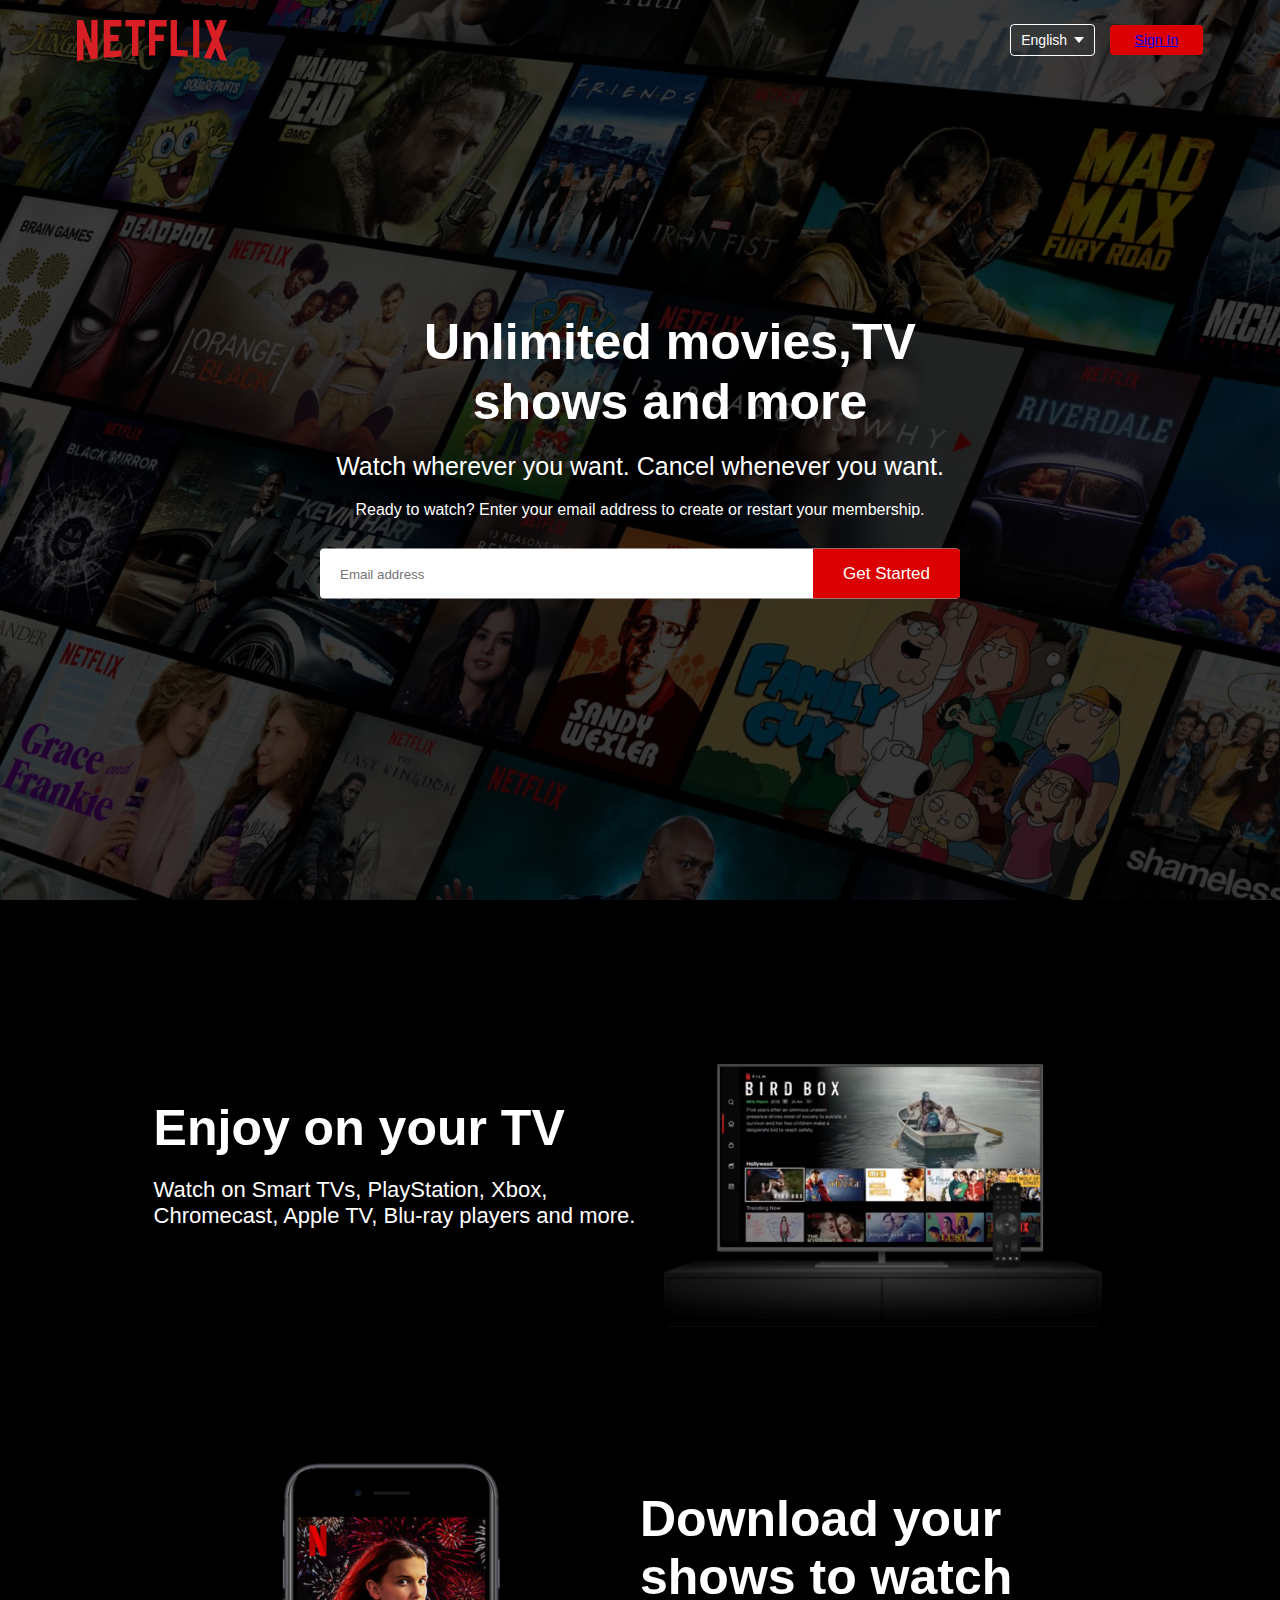
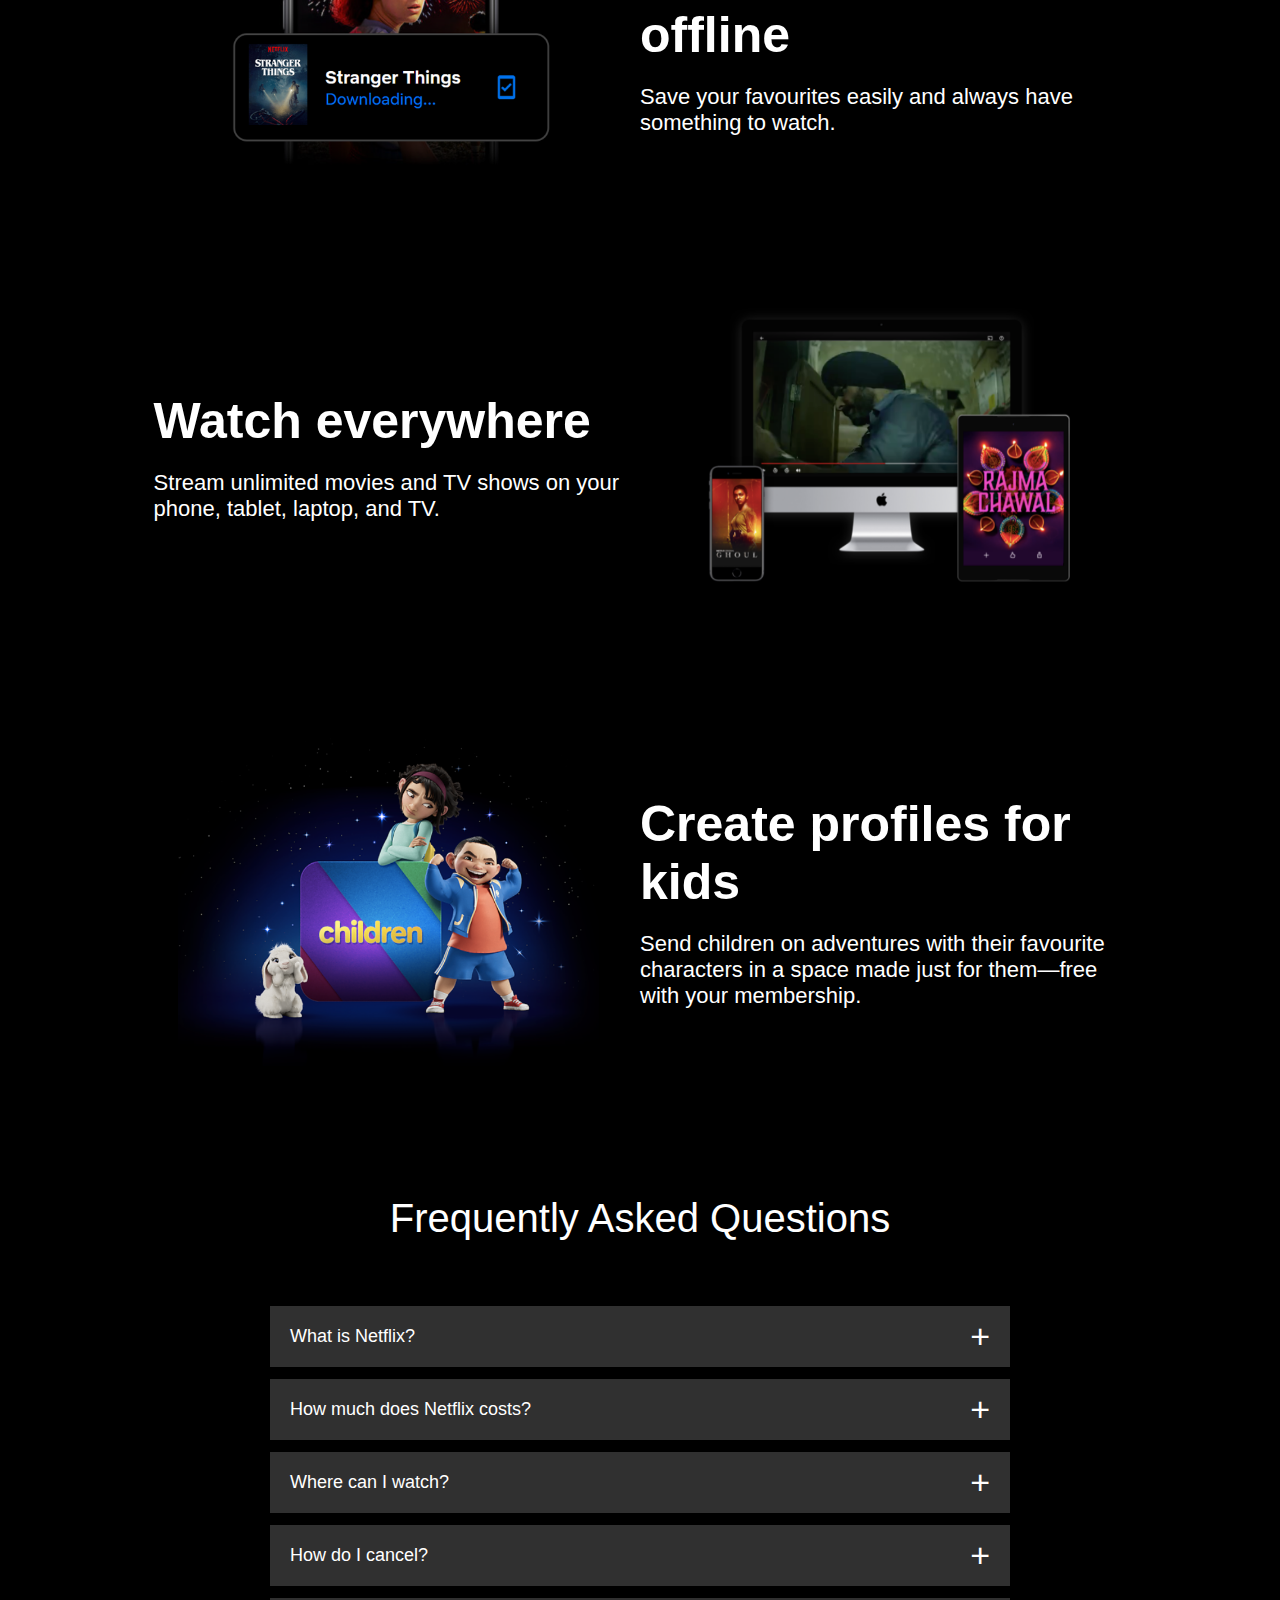
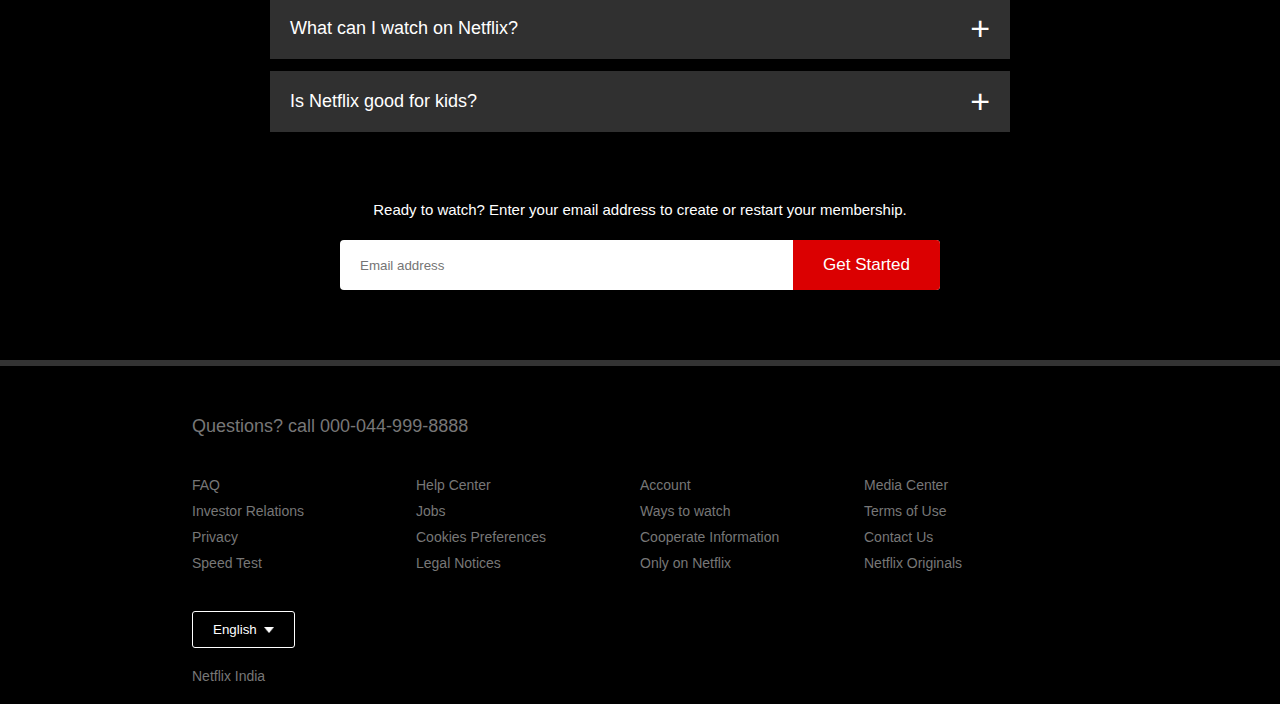
<file: index.html>
<!DOCTYPE html>
<html lang="en">

<head>
    <meta charset="UTF-8">
    <meta name="viewport" content="width=device-width, initial-scale=1.0">
    <title>Netflix Clone Website</title>
    <link rel="stylesheet" href="style.css">
</head>

<body>
    <div class="header">
        <nav>
            <img src="images/logo.png" class="logo">
            <div>
                <button class="lang-btn">English <img src="images/down-icon.png"></button>
                <button> <a href="Sign-in 1.html"style>Sign In </a></button>

            </div>
        </nav>

        <div class="header-content">
            <h1>Unlimited movies,TV shows and more</h1>
            <h3> Watch wherever you want. Cancel whenever  you  want. </h3>
            <p>Ready to watch? Enter your email address to create or restart your membership.</p>
            <form class="email-signup">
                <input type="email" placeholder="Email address" required>
                <button type="submit">Get Started </button>
            </form>
        </div>
    </div>

    <div class="elements">
        <div class="row">
            <div class="text-col">
                <h2>Enjoy on your TV</h2>
                <p>Watch on Smart TVs, PlayStation, Xbox, Chromecast, Apple TV, Blu-ray players and more.</p>
            </div>

            <div class="img-col">
                <img src="images/element-1.png" >
            </div>
        </div>

        <div class="row">
            <div class="img-col">
                <img src="images/element-2.png" >
            </div>

            <div class="text-col">
                <h2>Download your shows to watch offline</h2>
                <p>Save your favourites easily and always have something to watch.</p>
            </div>
        </div>

        <div class="row">
            <div class="text-col">
                <h2>Watch everywhere</h2>
                <p>Stream unlimited movies and TV shows on your phone, tablet, laptop, and TV.</p>
            </div>

            <div class="img-col">
                <img src="images/element-3.png" >
            </div>
        </div>

        <div class="row">
            <div class="img-col">
                <img src="images/element-4.png" >
            </div>
            
            <div class="text-col">
                <h2>Create profiles for kids</h2>
                <p>Send children on adventures with their favourite characters in a space made just for them—free with your membership.</p>
            </div>
        </div>
    </div>


    <div class="faq">
        <h2>Frequently Asked Questions</h2>
        <ul class="accordion">
            <li>
                <input type="radio" name="accordion" id="first">
                <label for="first">What is Netflix?</label>
                <div class="content">
                    <p>Netflix is a streaming service that offers a wide variety of award-winning TV shows, movies, 
                        anime, documentaries and more on thousands of internet-connected devices. You can watch as much as you want, 
                        whenever you want, without a single ad all for one low monthly price. There's always something new to discover, 
                        and new TV shows and movies are added every week!</p>
                </div>
            </li>

            <li>
                <input type="radio" name="accordion" id="second">
                <label for="second">How much does Netflix costs?</label>
                <div class="content">
                    <p>Watch Netflix on your smartphone, tablet, Smart TV, laptop, or streaming device, all for one fixed monthly fee. 
                        Plans range from ₹149 to ₹649 a month. No extra costs, no contracts.</p>
                </div>
            </li>

            <li>
                <input type="radio" name="accordion" id="third">
                <label for="third">Where can I watch?</label>
                <div class="content">
                    <p>Watch anywhere, anytime. Sign in with your Netflix account to watch instantly on the web at netflix.com from your
                        personal computer or on any internet-connected device that offers the Netflix app, including smart TVs, smartphones,
                        tablets, streaming media players and game consoles.
                        You can also download your favourite shows with the iOS, Android, or Windows 10 app. Use downloads to watch while
                        you're on the go and without an internet connection. Take Netflix with you anywhere.</p>
                </div>
            </li>

            <li>
                <input type="radio" name="accordion" id="fourth">
                <label for="fourth">How do I cancel?</label>
                <div class="content">
                    <p>Netflix is flexible. There are no annoying contracts and no commitments.You can easily cancel your account online in two clicks. 
                        There are no cancellation fees start or stop your account anytime.</p>
                </div>
            </li>

            <li>
                <input type="radio" name="accordion" id="fifth">
                <label for="fifth">What can I watch on Netflix?</label>
                <div class="content">
                    <p>Netflix has an extensive library of feature films, documentaries, TV shows, anime, award-winning Netflix originals, 
                        and more. Watch as much as you want, anytime you want.</p>
                </div>
            </li>

            <li>
                <input type="radio" name="accordion" id="sixth">
                <label for="sixth">Is Netflix good for kids?</label>
                <div class="content">
                    <p>The Netflix Kids experience is included in your membership to give parents control while kids enjoy family-friendly TV shows
                        and films in their own space.
                        Kids profiles come with PIN-protected parental controls that let you restrict the maturity rating of content kids can watch 
                        and block specific titles you don't want kids to see.</p>
                </div>
            </li>
        </ul>

        <small>Ready to watch? Enter your email address to create or restart your membership.</small>
        <form class="email-signup">
            <input type="email" placeholder="Email address" required>
            <button type="submit">Get Started </button>
        </form>
    </div>


    <div class="footer">
        <h2>Questions? call  000-044-999-8888</h2>

        <div class="row">
            <div class="col">
                <a href="#">FAQ</a>
                <a href="#">Investor Relations</a>
                <a href="#">Privacy</a>
                <a href="#">Speed Test</a>
            </div>

            <div class="col">
                <a href="#">Help Center</a>
                <a href="#">Jobs</a>
                <a href="#">Cookies Preferences</a>
                <a href="#">Legal Notices</a>
            </div>

            <div class="col">
                <a href="#">Account</a>
                <a href="#">Ways to watch</a>
                <a href="#">Cooperate Information</a>
                <a href="#">Only on Netflix</a>
            </div>

            <div class="col">
                <a href="#">Media Center</a>
                <a href="#">Terms of Use</a>
                <a href="#">Contact Us</a>
                <a href="#">Netflix Originals</a>
            </div>
        </div>

        <button class="lang-btn">English <img src="images/down-icon.png"></button>

        <p class="copyright-text">Netflix India</p>

    </div>
    
</body>
</html>
</file>
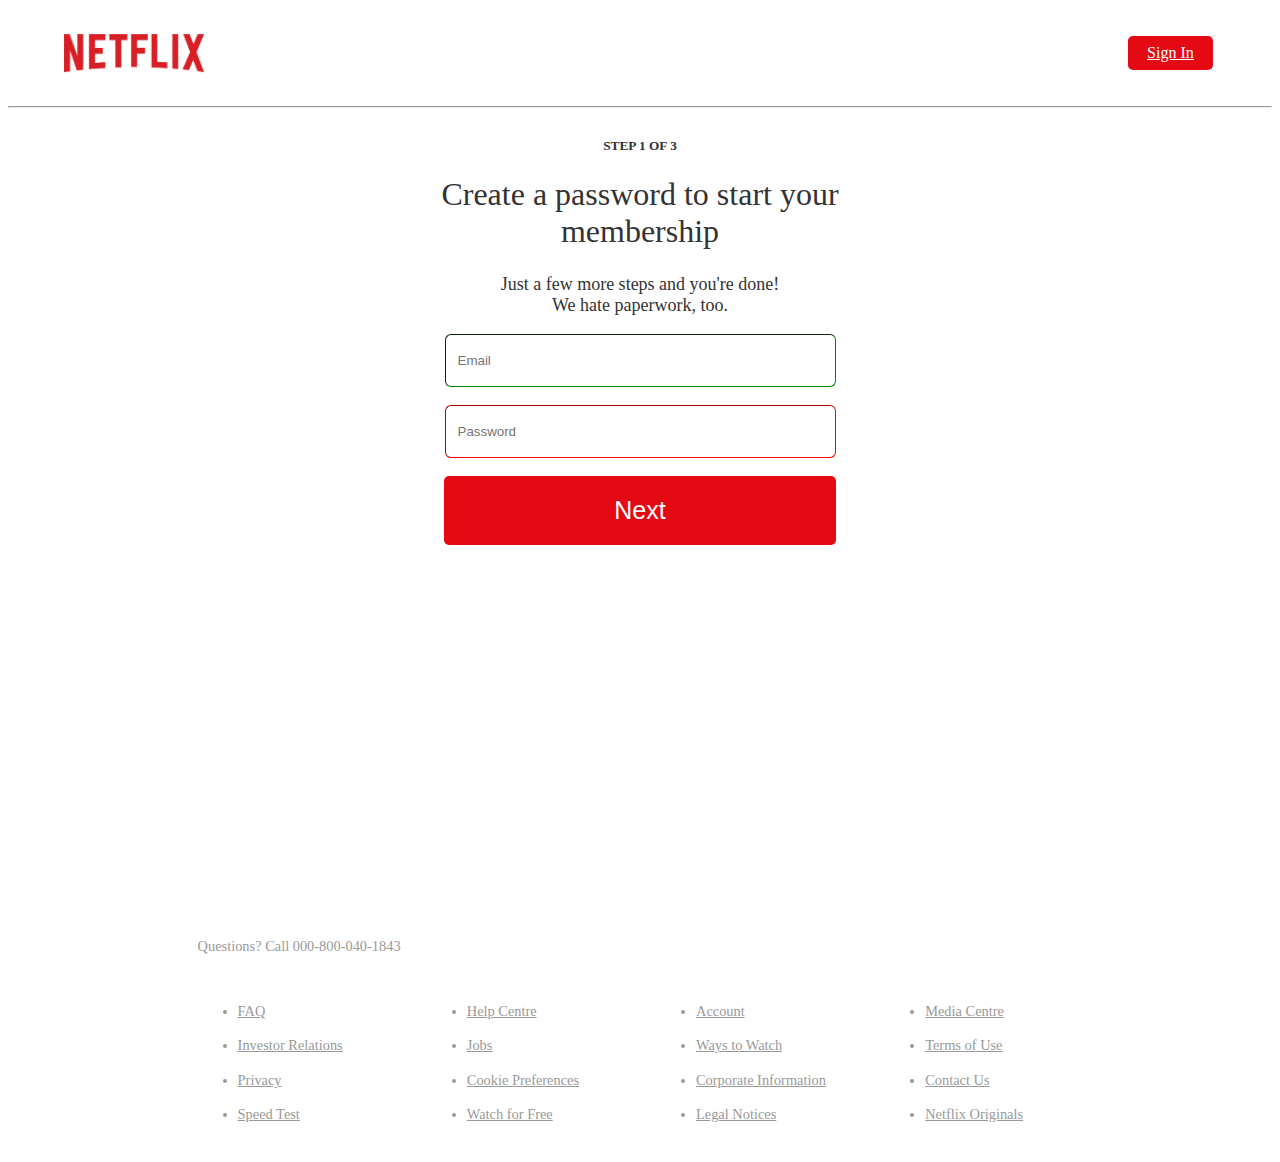
<file: Sign-in 1.html>
<!DOCTYPE html>
<html lang="en">
<head>
    <meta charset="UTF-8">
    <meta name="viewport" content="width=device-width, initial-scale=1.0">
    <link rel="stylesheet" href="Sign-in 1.css">
    <title>Netflix</title>
</head>
<body>
    <header class="showcase">
        <div class="showcase-top">
            <img src="images/logo.png" alt="Netflix Logo">
            <a href="#" class="btn btn-rounded">Sign In</a>
        </div>
        <hr>
        <div class="img-cont">
            <h5>STEP 1 OF 3</h5>
            <h1 class="h1-cont">Create a password to start your membership</h1>
            <p class="desc">Just a few more steps and you're done!
                We hate paperwork, too.</p>
                <input class="mail" type="email" name="email" id="mail" placeholder="Email">
                <br>
                <input class="pwd" type="email" name="password" id="password" placeholder="Password">
                <br>
               <a href="Sign-in 2.html"><button class="next">Next</button></a>
        </div>
    </header>
    <footer class="footer">
        <p>Questions? Call 000-800-040-1843</p>
        <div class="footer-cols">
            <ul>
                <li><a href="#">FAQ</a></li>
                <li><a href="#">Investor Relations</a></li>
                <li><a href="#">Privacy</a></li>
                <li><a href="#">Speed Test</a></li>
            </ul>
            <ul>
                <li><a href="#">Help Centre</a></li>
                <li><a href="#">Jobs</a></li>
                <li><a href="#">Cookie Preferences</a></li>
                <li><a href="#">Watch for Free</a></li>
            </ul>
            <ul>
                <li><a href="#">Account</a></li>
                <li><a href="#">Ways to Watch</a></li>
                <li><a href="#">Corporate Information</a></li>
                <li><a href="#">Legal Notices</a></li>
            </ul>
            <ul>
                <li><a href="#">Media Centre</a></li>
                <li><a href="#">Terms of Use</a></li>
                <li><a href="#">Contact Us</a></li>
                <li><a href="#">Netflix Originals</a></li>
            </ul>
        </div>
    </footer>
</body>
</html>
</file>
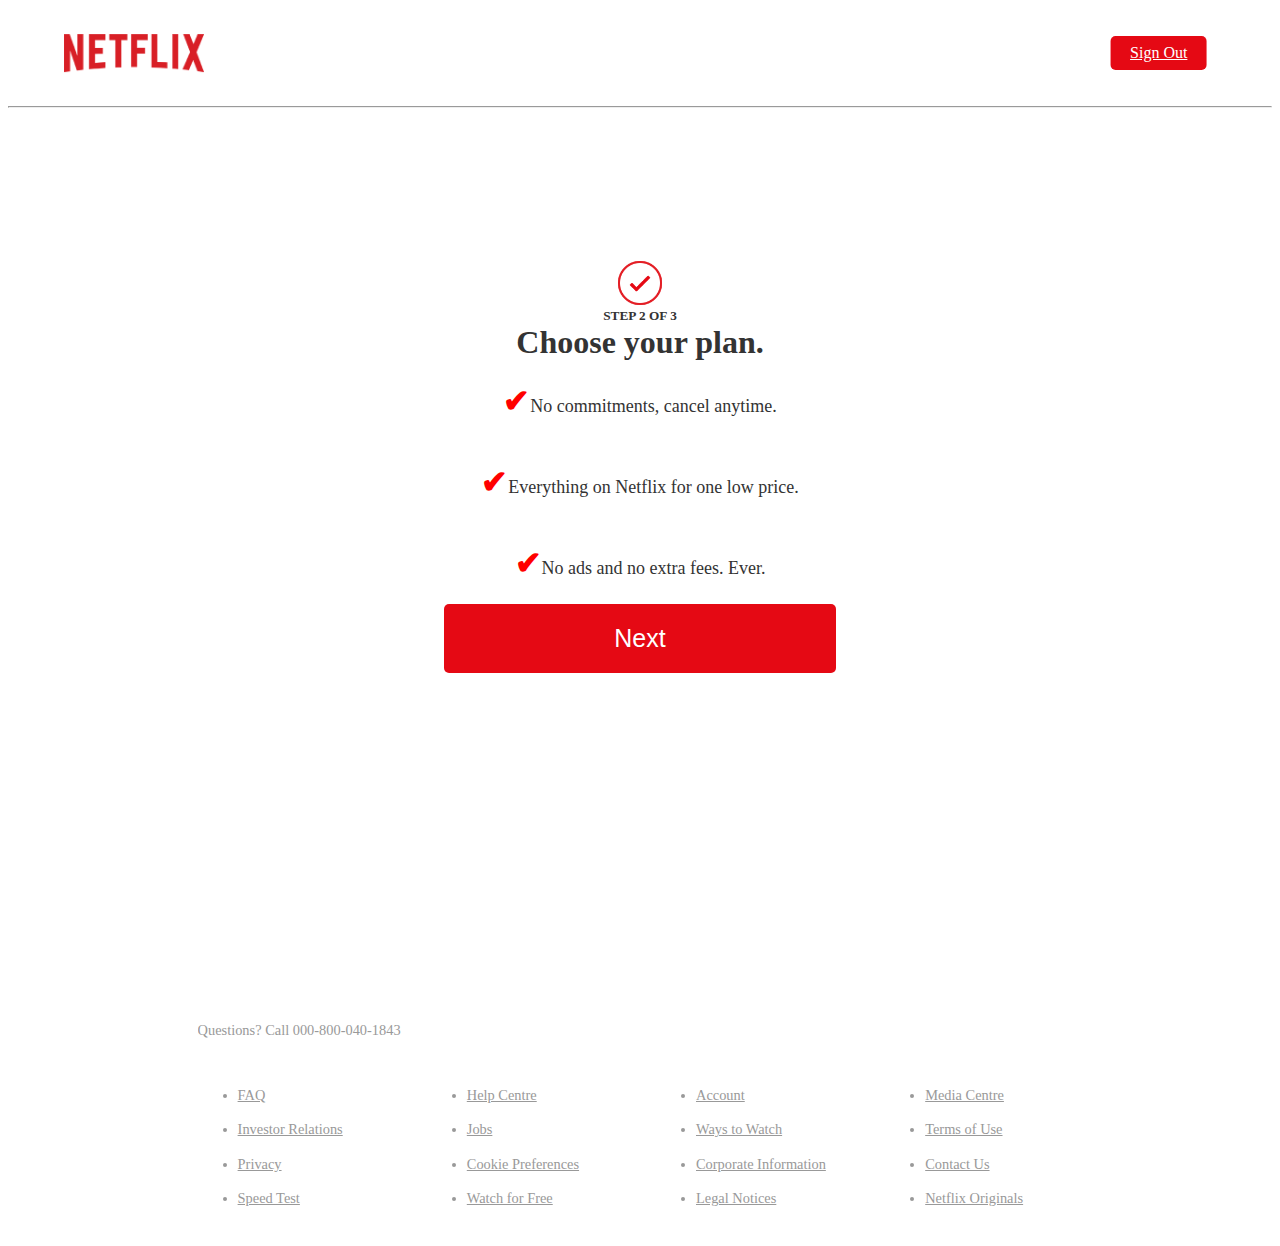
<file: Sign-in 2.html>
<!DOCTYPE html>
<html lang="en">
<head>
    <meta charset="UTF-8">
    <meta name="viewport" content="width=device-width, initial-scale=1.0">
    <link rel="stylesheet" href="Sign-in 2.css">
    <title>Netflix</title>
</head>
<body>
    <header class="showcase">
        <div class="showcase-top">
            <img src="images/logo.png" alt="Netflix Logo">
            <a href="index.html" class="btn btn-rounded">Sign Out</a>
        </div>
        <hr>
        
        <div class="img-cont">
            <img class="tv-img" src="images/Checkmark.png">
            <h5>STEP 2 OF 3</h5>
            <h1 class="h1-cont">Choose your plan.</h1>
            <h1 class="check">&#10004;<p class="desc">No commitments, cancel anytime.</p></h1>
            <h1 class="check">&#10004;<p class="desc">Everything on Netflix for one low price.</p></h1>
            <h1 class="check">&#10004;<p class="desc">No ads and no extra fees. Ever.</p></h1>
            <button class="next">Next</button>
            </div>
    </header>
    <footer class="footer">
        <p>Questions? Call 000-800-040-1843</p>
        <div class="footer-cols">
            <ul>
                <li><a href="#">FAQ</a></li>
                <li><a href="#">Investor Relations</a></li>
                <li><a href="#">Privacy</a></li>
                <li><a href="#">Speed Test</a></li>
            </ul>
            <ul>
                <li><a href="#">Help Centre</a></li>
                <li><a href="#">Jobs</a></li>
                <li><a href="#">Cookie Preferences</a></li>
                <li><a href="#">Watch for Free</a></li>
            </ul>
            <ul>
                <li><a href="#">Account</a></li>
                <li><a href="#">Ways to Watch</a></li>
                <li><a href="#">Corporate Information</a></li>
                <li><a href="#">Legal Notices</a></li>
            </ul>
            <ul>
                <li><a href="#">Media Centre</a></li>
                <li><a href="#">Terms of Use</a></li>
                <li><a href="#">Contact Us</a></li>
                <li><a href="#">Netflix Originals</a></li>
            </ul>
        </div>
    </footer>
</body>
</html>
</file>
<file: style.css>
*{
    margin: 0;
    padding: 0;
    font-family:'Lucida Sans', 'Lucida Sans Regular', 'Lucida Grande', 'Lucida Sans Unicode', Geneva, Verdana, sans-serif;
    box-sizing: border-box;
}

body{
    background: black;
    color: white;
}

.header{
    width: 100%;
    height: 100vh;
    background-image: linear-gradient(rgba(0,0,0,0.7),rgba(0,0,0,0.7)), url(images/Netflixbg.png);
    background-size: cover;
    background-position: center;
    padding: 10px 6%;
    position: relative;
}

nav{
    display: flex;
    align-items: center;
    justify-content: space-between;
    padding: 10px 0;
}

.logo{
    width: 150px;
    cursor: pointer;
}

nav button{
    border: 0;
    outline: 0;
    background: #db0001;
    color: white;
    padding: 7px 25px;
    font-size: 14px;
    border-radius: 4px;
    margin-left: 10px;
    cursor: pointer;
}

.lang-btn{
    display: inline-flex;
    align-items: center;
    background: transparent;
    border: 1px solid white;
    padding: 7px 10px;
}

.lang-btn img{
    width: 10px;
    margin-left: 7px;
}

.header-content{
    position: absolute;
    top: 45%;
    left: 50%;
    transform: translate(-50%,-50%);
    text-align: center;
    margin-top: 50px;
}

.header-content h1{
    font-size: 50px;
    line-height: 60px;
    font-weight: 600;
    max-width: 650px;
    padding-left: 60px;    
}

.header-content h3{
    font-size: 25px;
    font-weight: 500;
    margin-top: 20px;
    margin-bottom: 20px;
}

.email-signup{
    display: flex;
    background: white;
    border-radius: 4px;
    align-items: center;
    margin-top: 30px;
    overflow: hidden;
}

.email-signup input{
    flex: 1;
    border: 0;
    outline: 0;
    margin-left: 20px;
}

.email-signup button{
    background: #db0001;
    border: 0;
    outline: 0;
    color: #fff;
    font-size: 17px;
    cursor: pointer;
    padding: 15px 30px;
}

.elements{
    padding: 50px 12%;
    font-size: 22px;
}

.row{
    display: flex;
    width: 100%;
    align-items: center;
    flex-wrap: wrap;
    padding: 50px 0;
}

.text-col{
    flex-basis: 50%;
    margin-bottom: 20px;
}

.img-col{
    flex-basis: 50%;
    margin-bottom: 20px;
}

.img-col img{
    display: block;
    width: 90%;
    margin: auto;
}

.elements h2{
    font-size: 50px;
    font-weight: 600;
    margin-bottom: 20px;
}

/* ---------------------- faq ---------------------- */
.faq{
    padding: 10px 12%;
    text-align: center;
    font-size: 18px;
    
}
.faq h2{
    font-size: 40px;
    font-weight: 500;
}

.accordion{
    margin: 60px auto;
    width: 100%;
    max-width: 750px;
}

.accordion li{
    list-style: none;
    width: 100%;
    padding: 5px;
}

.accordion li label{
    display: flex;
    align-items: center;
    padding: 20px;
    font-size: 18px;
    font-weight: 500;
    background: #303030;
    margin-bottom: 2px;
    position: relative;
    cursor: pointer;
}

label::after{
    content: '+';
    font-size: 34px;
    position: absolute;
    right: 20px;
    transition: tranform 0.5s;
}

input[type="radio"]{
    display: none;
}

.accordion .content{
    background: #303030;
    text-align: left;
    padding: 0 20px;
    max-height: 0;
    overflow: hidden;
    transition: max-height 0.5s, padding 0.5s;
}

.accordion input[type="radio"]:checked + label + .content{
    max-height: 600px;
    padding: 30px 20px;
}


.accordion input[type="radio"]:checked + label::after{
    transform: rotate(135deg);
}

.faq .email-signup{
    max-width: 600px;
    margin: 20px auto 60px;
}

.faq small{
    font-size: 15px;
}

.footer{
    padding: 50px 15% 10px;
    border-top: 6px solid #333;
    color: #777;
}

.footer h2{
    font-size: 18px;
    font-weight: 400;
    margin-bottom: 30px;
}

.footer .col{
    flex-basis: 25%;
    flex-grow: 1;
    margin-bottom: 20px;
}

.footer .col a{
    display: block;
    text-decoration: none;
    color: #777;
    font-size: 14px;
    margin-bottom: 10px;
}

.footer .row{
    align-items: flex-start;
    padding: 10px 0;
}

.footer .lang-btn{
    color: white;
    padding: 10px 20px;
    border-radius: 3px;
}

.copyright-text{
    font-size: 14px;
    margin-top: 20px;
    margin-bottom: 10px;
}

/*--------------------------- media queries for small-screen -------------------------------*/
@media only screen and (max-width: 600px){
    .logo{
        width: 100px;
    }

    nav button{
        padding: 5px 10px;
    }
    nav .lang-btn{
        padding: 4px 8px;
    }

    .header-content{
        position: unset;
        transform: none;
        padding-top: 150px;
    }

    .header-content h1{
        font-size: 30px;
    }

    .email-signup button{
        font-size: 12px;
        padding: 15px 15px;
    }

    .text-col, .img-col{
        flex-basis: 100%;
    }

    .elements h2{
        font-size: 30px;
    }

    .elements p{
        font-size: 15px;
    }

    .row:nth-child(2), .row:nth-child(4){
        flex-direction: column-reverse;
    }

    .elements .row{
        padding: 10px 0;
    }

    label::after{
        font-size: 22px;
    }


}
</file>
<file: Sign-in 1.css>
:root{
    --primary-color: #e50914;
    --dark-color: #141414;
    --light-color: #f4f4f4;
}

.showcase{
    width: 100%;
    height: 100vh;
    position: relative;
}
.showcase-top{
    position: relative;
    z-index: 2;
    height: 90px;
}

.showcase-top img{
    width: 140px;
    position: absolute;
    top: 50%;
    left: 0;
    transform: translate(40% , -50%);
}

.showcase-top a{
    position: absolute;
    top: 50%;
    right: 0;
    transform: translate(-60% , -50%);
}
.btn{
    display: inline-block;
    background: #e50914;
    color: white;
    padding: 0.5rem 1.2rem;
    font-size: 1rem;
    text-align: center;
    border: none;
    cursor: pointer;
    border-radius: 2px;
    margin-right: 0.5rem;
    outline: none;
  
}

.btn:hover{
    opacity: 0.9;
}

.btn-rounded{
    border-radius: 5px;
}
h5{
    color: rgb(51,51,51);
    font-family:"Netflix Sans", "Helvetica Neue", "Segoe UI", "Roboto", "Ubuntu", "sans-serif";
}
.h1-cont{
    font-family:"Netflix Sans", "Helvetica Neue", "Segoe UI", "Roboto", "Ubuntu", "sans-serif";
    font-weight: 500;
    display: inline-block;
    font-size: 32px;
    height:80px;
    margin-left: 0px;
    margin-right: 0px;
    margin-bottom: 0px;
    margin-top: 0px;
    text-size-adjust:100%;
    max-width: 400px;
    color: rgb(51,51,51);
}
.img-cont{
    align-items: center;
    display: flex;
    flex-direction: column;
    justify-content: center;
    text-align: center;
}
.desc{
    font-size: 18px;
    max-width: 300px;
    color: rgb(51,51,51);
    font-family:"Netflix Sans", "Helvetica Neue", "Segoe UI", "Roboto", "Ubuntu", "sans-serif";
    text-align: center;
    display: inline-block;
}

.mail{
    padding-top: 18px;
    padding-bottom: 18px;
    padding-left: 12px;
    padding-right: 200px;
    border-color: green;
    border-radius: 6px;
    border-width: 1px;
}
.pwd{
    padding-top: 18px;
    padding-bottom: 18px;
    padding-left: 12px;
    padding-right: 200px;
    border-color: red;
    border-radius: 6px;
    border-width: 1px;
}
.next{
    background-color: #e50914;
    padding-left: 170px;
    padding-right: 170px;
    padding-top: 20px;
    padding-bottom: 20px;
    color:white;
    border: none;
    border-radius: 5px;
    font-size: 25px;
}
.footer{
    max-width: 70%;
    margin: 1rem auto;
    overflow: auto;
    
}

.footer ,
.footer a{
    color: #999999;
    font-size: 0.9rem;
}

.footer p{
    margin-bottom: 1.5rem;
}

.footer .footer-cols{
    display: grid;
    grid-template-columns: repeat(4 , 1fr);
    grid-gap: 2rem;
}

.footer li{
    line-height: 2.4;
}
</file>
<file: Sign-in 2.css>
:root{
    --primary-color: #e50914;
    --dark-color: #141414;
    --light-color: #f4f4f4;
}

.showcase{
    width: 100%;
    height: 100vh;
    position: relative;
}
.showcase-top{
    position: relative;
    z-index: 2;
    height: 90px;
}

.showcase-top img{
    width: 140px;
    position: absolute;
    top: 50%;
    left: 0;
    transform: translate(40% , -50%);
}

.showcase-top a{
    position: absolute;
    top: 50%;
    right: 0;
    transform: translate(-60% , -50%);
}
.btn{
    display: inline-block;
    background: #e50914;
    color: white;
    padding: 0.5rem 1.2rem;
    font-size: 1rem;
    text-align: center;
    border: none;
    cursor: pointer;
    border-radius: 2px;
    margin-right: 0.5rem;
    outline: none; 
}

.btn:hover{
    opacity: 0.9;
}

.btn-rounded{
    border-radius: 5px;
}
.img-cont{
    align-items: center;
    display: flex;
    flex-direction: column;
    justify-content: center;
    text-align: center;
}
.tv-img{
    width:50px;
}

hr{
    margin-bottom: 150px;
}

h5{
    color: rgb(51,51,51);
    font-family:"Netflix Sans", "Helvetica Neue", "Segoe UI", "Roboto", "Ubuntu", "sans-serif";
    margin-left: 0px;
    margin-right: 0px;
    margin-bottom: 0px;
    margin-top: 0px;
}
.h1-cont{
    font-family:"Netflix Sans", "Helvetica Neue", "Segoe UI", "Roboto", "Ubuntu", "sans-serif";
    font-weight: 700;
    display: inline-block;
    font-size: 32px;
   
    margin-left: 0px;
    margin-right: 0px;
    margin-bottom: 0px;
    margin-top: 0px;
    text-size-adjust:100%;
    max-width: 400px;
    color: rgb(51,51,51);
}
.check{
    color:red;
}
.desc{
    font-size: 18px;
    max-width: 300px;
    color: rgb(51,51,51);
    font-family:"Netflix Sans", "Helvetica Neue", "Segoe UI", "Roboto", "Ubuntu", "sans-serif";
    text-align: center;
    display: inline-block;
    margin-left: 0px;
    margin-right: 0px;
    margin-bottom: 0px;
    margin-top: 0px;
    font-weight: 500;
}
.next{
    background-color: #e50914;
    padding-left: 170px;
    padding-right: 170px;
    padding-top: 20px;
    padding-bottom: 20px;
    color:white;
    border: none;
    border-radius: 5px;
    font-size: 25px;
}
.footer{
    max-width: 70%;
    margin: 1rem auto;
    overflow: auto;
    margin-top: 100px;
    
}

.footer ,
.footer a{
    color: #999999;
    font-size: 0.9rem;
}

.footer p{
    margin-bottom: 1.5rem;
}

.footer .footer-cols{
    display: grid;
    grid-template-columns: repeat(4 , 1fr);
    grid-gap: 2rem;
}

.footer li{
    line-height: 2.4;
}
</file>
